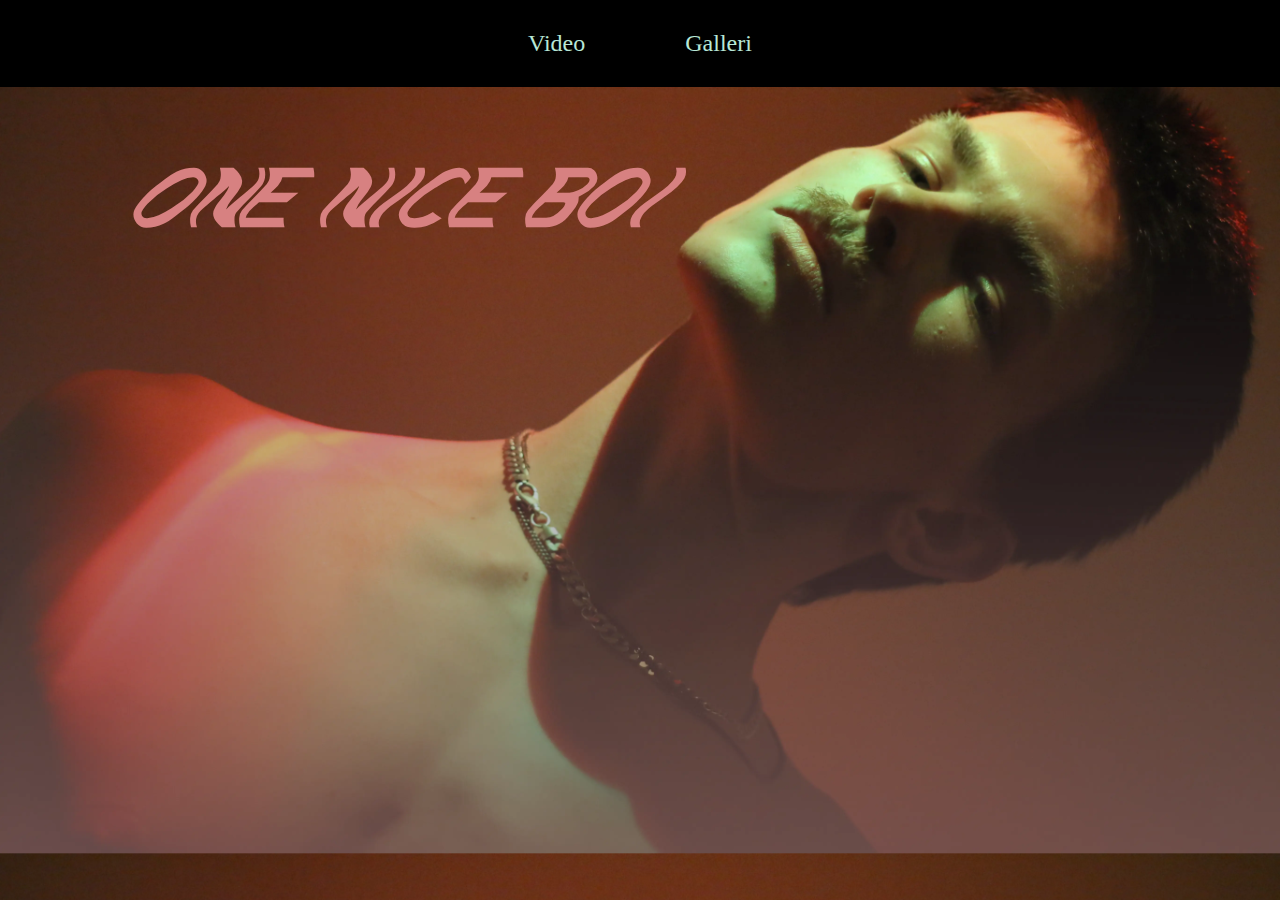
<file: index.html>
<!DOCTYPE html>
<html lang="da">

<head>
    <meta charset="UTF-8">
    <meta name="viewport" content="width=device-width, initial-scale=1.0">
    <title>Forside</title>
    <link rel="stylesheet" href="style.css">
</head>

<body class="index">
    <header>
        <div class="header">
            <ul>
                <li>
                    <a href="video.html">Video</a>
                </li>
                <li> <a href="galleri.html">Galleri</a>
                </li>
            </ul>
        </div>

    </header>

    <h1>ONE NICE BOI</h1>
</body>

</html>
</file>
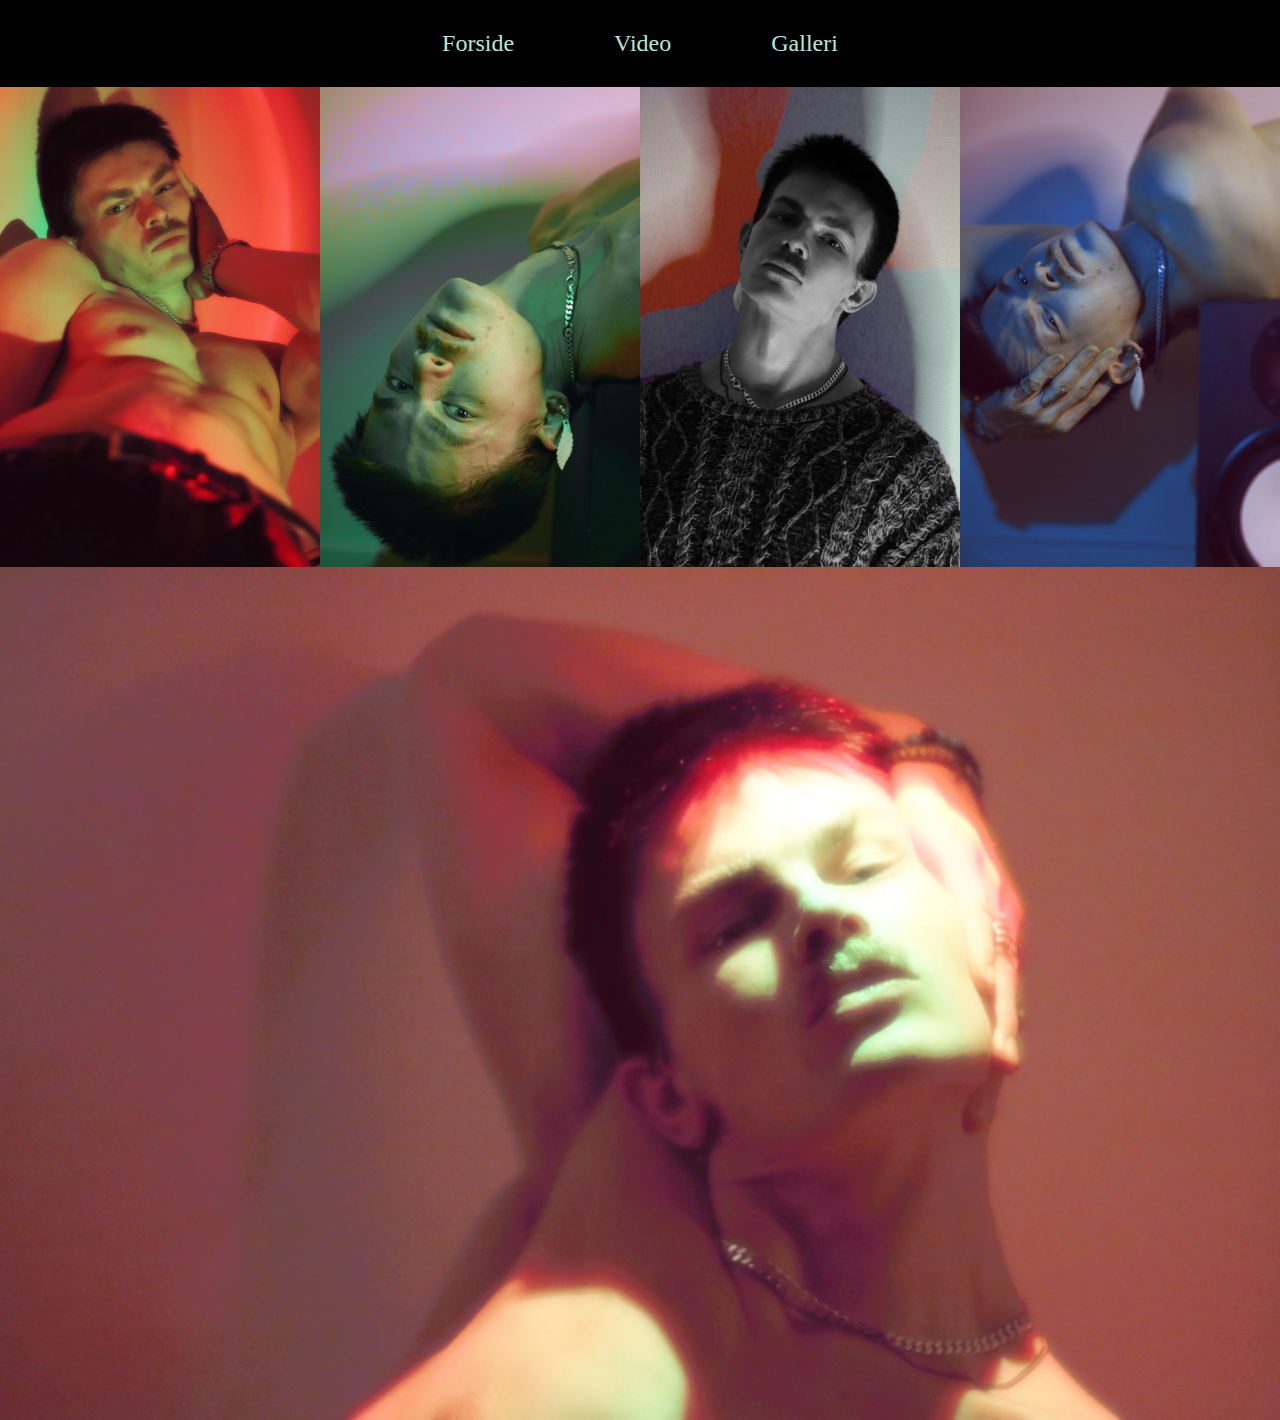
<file: galleri.html>
<!DOCTYPE html>
<html lang="da">

<head>
    <meta charset="UTF-8">
    <meta name="viewport" content="width=device-width, initial-scale=1.0">
    <title>Galleri</title>
    <link rel="stylesheet" href="style.css">
</head>

<body>
    <header>
        <div class="header">
            <ul>
                <li>
                    <a href="index.html">Forside</a>
                </li>
                <li>
                    <a href="video.html">Video</a>
                </li>
                <li> <a href="galleri.html">Galleri</a>
                </li>
            </ul>
        </div>

    </header>

    <div class="grid_1">
        <div>
            <img src="emil_billeder/emil_5.webp" alt="emil_5">
        </div>
        <div>
            <img src="emil_billeder/emil_6.webp" alt="emil_6">
        </div>
        <div>
            <img src="emil_billeder/emil_2.webp" alt="emil_2">
        </div>
        <div>
            <img src="emil_billeder/emil_4.webp" alt="emil_4">
        </div>

    </div>

    <div class="billede_1">
        <img src="emil_billeder/emil_1.webp" alt="emil_1">
    </div>



</body>

</html>
</file>
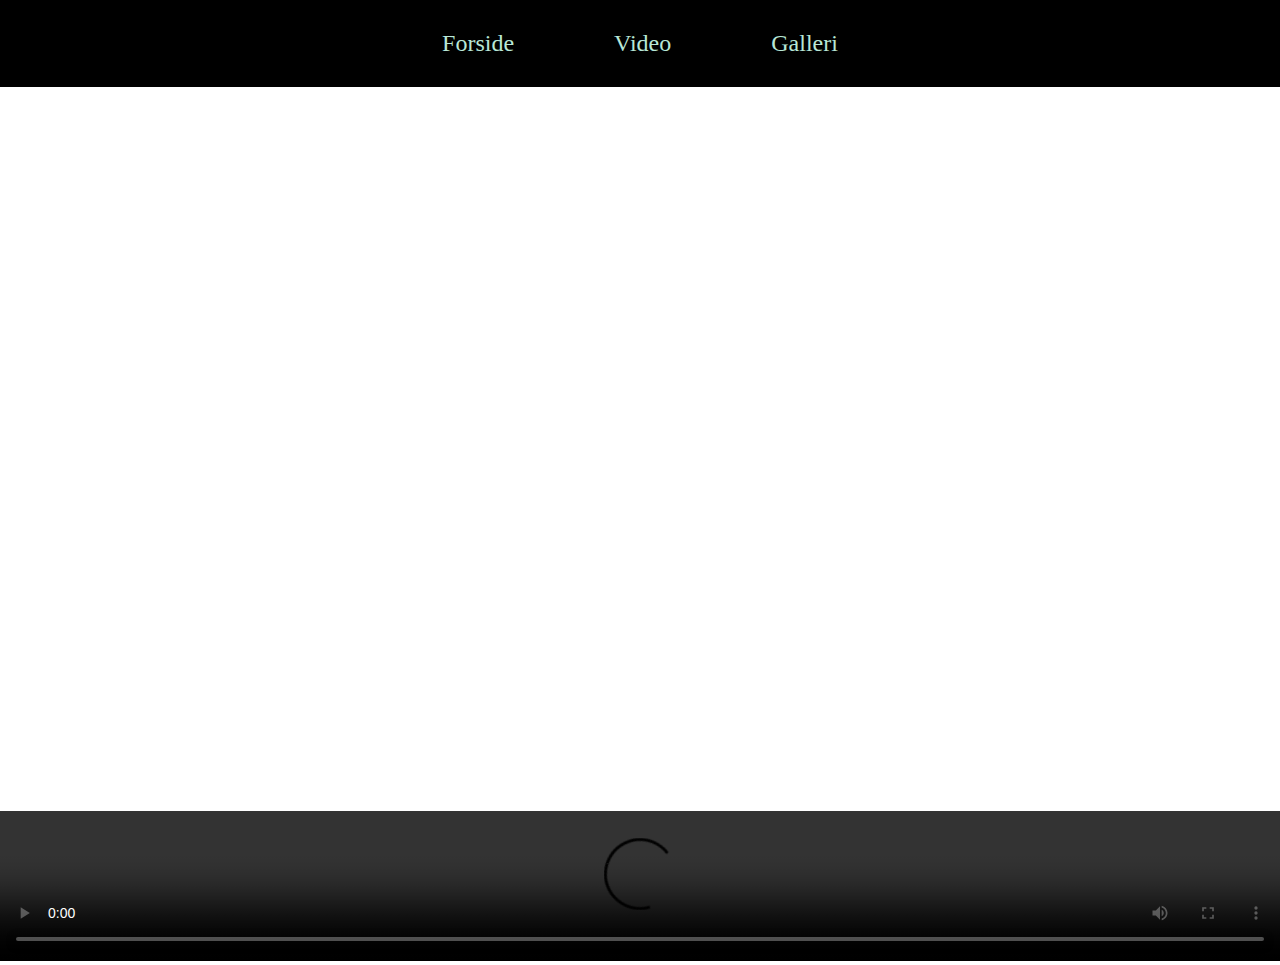
<file: video.html>
<!DOCTYPE html>
<html lang="en">

<head>
    <meta charset="UTF-8">
    <meta name="viewport" content="width=device-width, initial-scale=1.0">
    <title>Video
    </title>
    <link rel="stylesheet" href="style.css">
</head>

<body>
    <header>
        <div class="header">
            <ul>
                <li>
                    <a href="index.html">Forside</a>
                </li>
                <li>
                    <a href="video.html">Video</a>
                </li>
                <li> <a href="galleri.html">Galleri</a>
                </li>
            </ul>
        </div>

    </header>

    <iframe width="560" height="315" src="https://www.youtube.com/embed/mvd7-46ewIY?si=j0uvNYjh9D5EZqiM"
        title="YouTube video player" frameborder="0"
        allow="accelerometer; autoplay; clipboard-write; encrypted-media; gyroscope; picture-in-picture; web-share"
        allowfullscreen></iframe>

    <video controls src="https://silkesavanna.dk/kea/05_indhold/video/emil.mp4"></video>

</body>

</html>
</file>
<file: style.css>
* {
  box-sizing: border-box;
  margin: 0;
  padding: 0;
}

img {
  width: 100%;
  height: auto;
  display: block;
}

video {
  width: 100%;
  height: 100%;
}

@font-face {
  font-family: wavetosh;
  src: url("Wavetosh/Wavetosh.woff");
  src: url("Wavetosh/Wavetosh.woff2");
  font-weight: normal;
  font-style: normal;
}

h1 {
  font-family: wavetosh;
  font-size: 80px;
  margin-top: 5%;
  margin-left: 10%;
  display: flex;
  color: rgb(215, 129, 129);
}

.index {
  background-image: url(emil_billeder/emil_3.webp);
  background-size: cover;
}

.header {
  background-color: black;
  padding: 30px;
}

ul {
  display: flex;
  justify-content: center;
  gap: 100px;
  list-style: none;
}

header a {
  color: rgb(184, 231, 215);
  text-decoration: none;
  font-size: 150%;
}

.grid_1 {
  display: grid;
  grid-template-columns: 1fr 1fr 1fr 1fr;
}

iframe {
  width: 100%;
  height: auto;

  aspect-ratio: 16 / 9;
}
</file>
